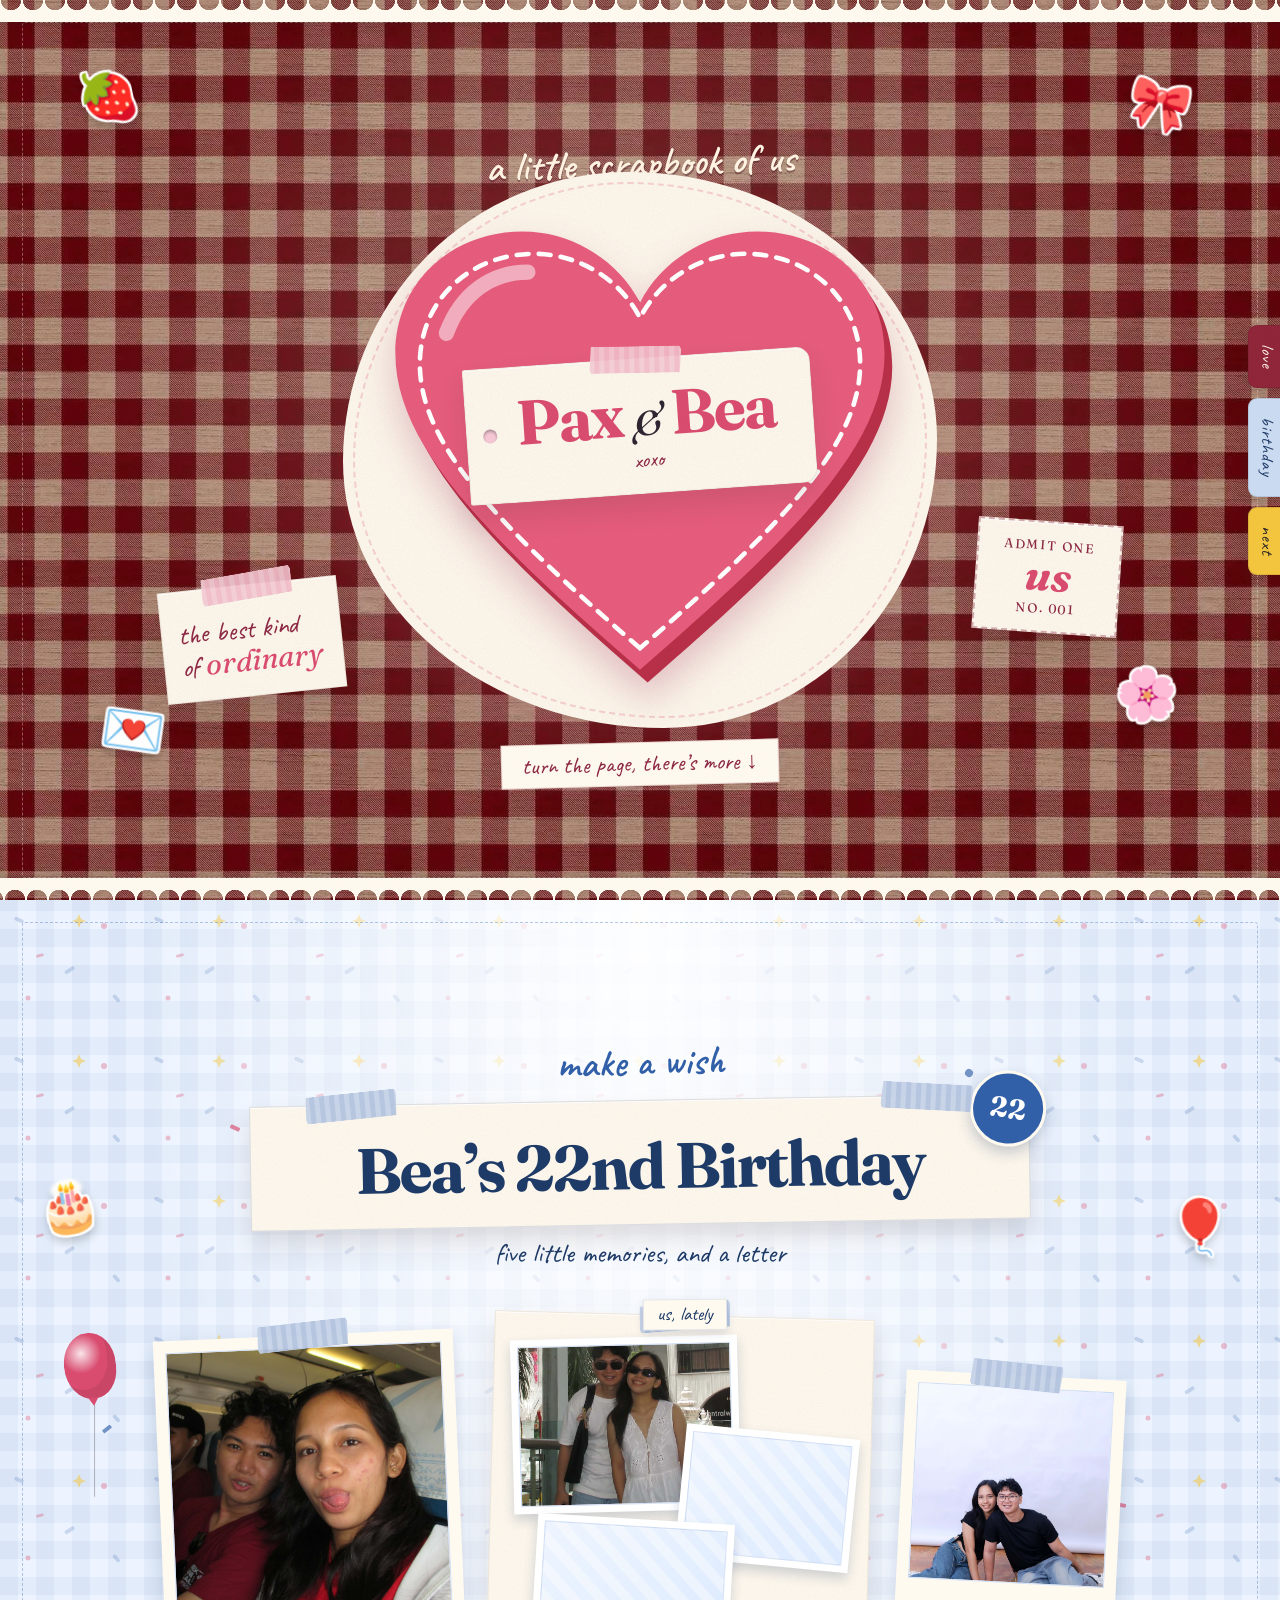
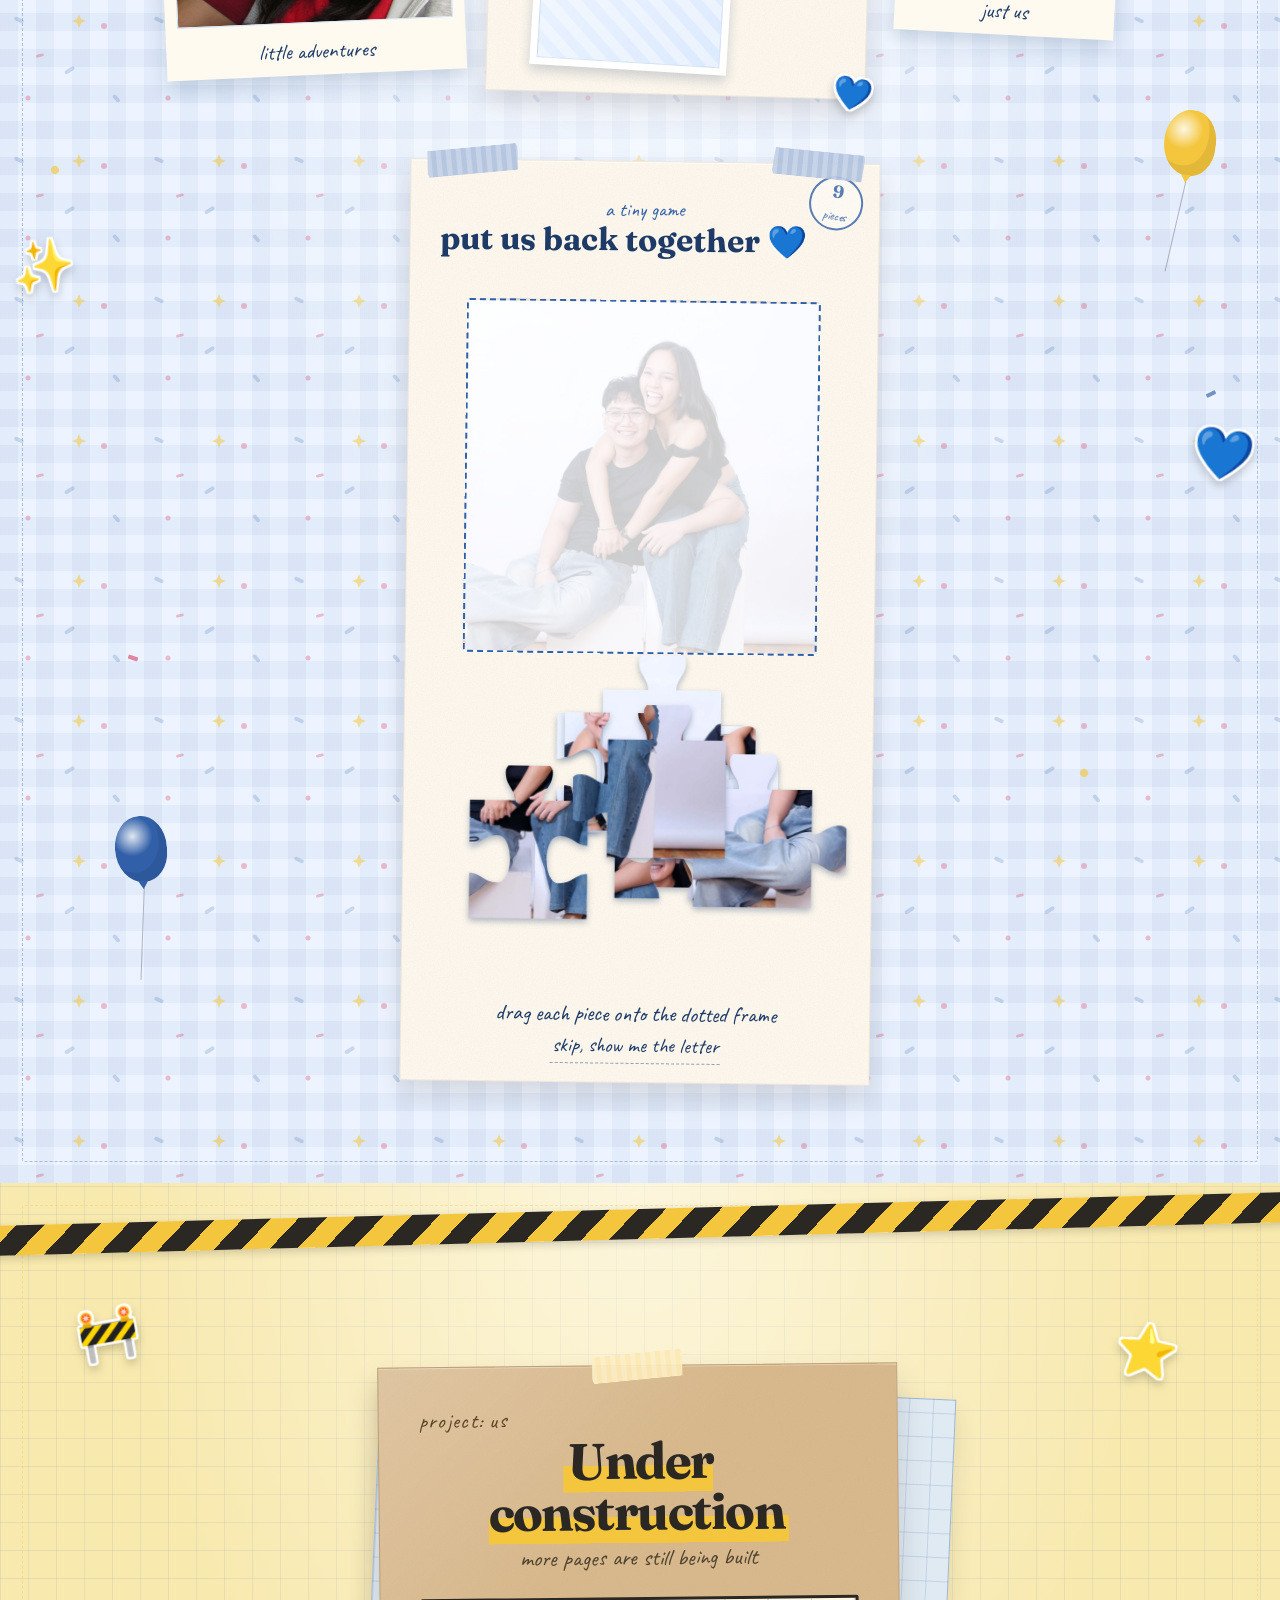
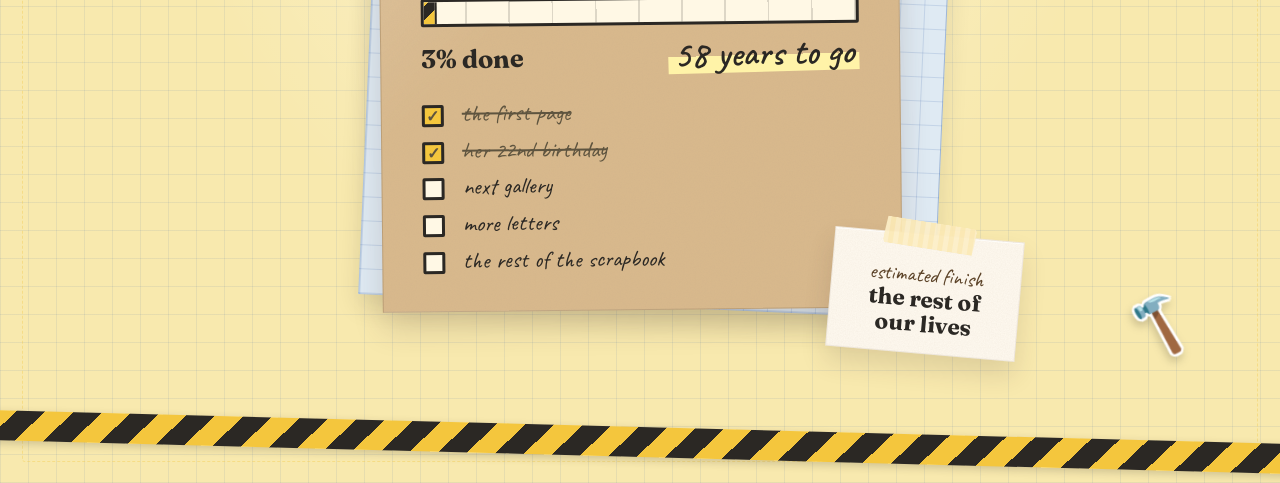
<file: index.html>
<!DOCTYPE html>
<html lang="en">
<head>
<meta charset="utf-8">
<meta name="viewport" content="width=device-width, initial-scale=1, viewport-fit=cover">
<meta name="theme-color" content="#e8dcc8">
<title>Pax &amp; Bea — A Scrapbook</title>
<link rel="preconnect" href="https://fonts.googleapis.com">
<link rel="preconnect" href="https://fonts.gstatic.com" crossorigin>
<link href="https://fonts.googleapis.com/css2?family=Caveat:wght@500;600;700&family=Fraunces:ital,opsz,wght@0,9..144,600;0,9..144,700;1,9..144,400;1,9..144,700&display=swap" rel="stylesheet">
<link rel="stylesheet" href="styles.css">
</head>
<body>

<nav class="page-tabs" aria-label="Scrapbook pages">
  <a class="page-tab page-tab--love" href="#title">love</a>
  <a class="page-tab page-tab--birthday" href="#birthday">birthday</a>
  <a class="page-tab page-tab--build" href="#construction">next</a>
</nav>

<section id="title" class="page page--valentine">
  <div class="page-frame" aria-hidden="true"></div>
  <span class="st" style="--r:-12deg;top:8%;left:6%">🍓</span>
  <span class="st st--bow" style="--r:14deg;top:9%;right:7%">🎀</span>
  <span class="st" style="--r:8deg;bottom:16%;left:8%">💌</span>
  <span class="st" style="--r:-10deg;bottom:20%;right:8%">🌸</span>

  <p class="script-title">a little scrapbook of us</p>

  <div class="title-stage">
    <div class="heartwrap">
      <svg viewBox="-2 -2 104 94" role="img" aria-label="A stitched pink heart">
        <path fill="#b72e47" transform="translate(1.5 2.5)" d="M50 88C20 62 2 44 2 26 2 12 13 2 27 2c10 0 19 6 23 14C54 8 63 2 73 2c14 0 25 10 25 24 0 18-18 36-48 62z"/>
        <path fill="#e65b7c" d="M50 88C20 62 2 44 2 26 2 12 13 2 27 2c10 0 19 6 23 14C54 8 63 2 73 2c14 0 25 10 25 24 0 18-18 36-48 62z"/>
        <path fill="none" stroke="#fff" stroke-width="1" stroke-dasharray="2.6 2.2" stroke-linecap="round" transform="translate(50 46) scale(.9) translate(-50 -46)" d="M50 88C20 62 2 44 2 26 2 12 13 2 27 2c10 0 19 6 23 14C54 8 63 2 73 2c14 0 25 10 25 24 0 18-18 36-48 62z"/>
        <path d="M12 22c3-8 9-12 16-12" stroke="#fff" stroke-width="3" stroke-linecap="round" fill="none" opacity=".5"/>
      </svg>
      <div class="label paper">
        <span class="tape tape--center" style="--r:3deg"></span>
        <h1>Pax <i>&amp;</i> Bea</h1>
        <p class="label-sub">xoxo</p>
      </div>
    </div>

    <div class="love-note paper">
      <span class="tape tape--top" style="--r:-4deg"></span>
      <p>the best kind<br>of <em>ordinary</em></p>
    </div>

    <div class="ticket paper" aria-hidden="true">
      <span>admit one</span>
      <strong>us</strong>
      <span>no. 001</span>
    </div>
  </div>

  <p class="note">turn the page, there’s more ↓</p>
</section>

<section id="birthday" class="page page--birthday">
  <div class="page-frame" aria-hidden="true"></div>
  <div class="confetti" aria-hidden="true">
    <i></i><i></i><i></i><i></i><i></i><i></i>
    <i></i><i></i><i></i><i></i><i></i><i></i>
  </div>
  <span class="balloon balloon--one" aria-hidden="true"></span>
  <span class="balloon balloon--two" aria-hidden="true"></span>
  <span class="balloon balloon--three" aria-hidden="true"></span>

  <span class="st" style="--r:-10deg;top:15%;left:3%">🎂</span>
  <span class="st" style="--r:12deg;top:16%;right:4%">🎈</span>
  <span class="st" style="--r:-6deg;top:50%;left:1%">✨</span>
  <span class="st" style="--r:9deg;top:60%;right:2%">💙</span>

  <div class="birthday-head">
    <p class="script-title script-title--birthday">make a wish</p>
    <div class="ribbon paper">
      <span class="tape tape--left" style="--r:-5deg"></span>
      <span class="tape tape--right" style="--r:4deg"></span>
      <span class="age-badge" aria-hidden="true">22</span>
      <h2>Bea’s 22nd Birthday</h2>
    </div>
    <p class="sub">five little memories, and a letter</p>
  </div>

  <div class="board">
    <!-- Photos live in photos/1.jpg through photos/5.jpg. Edit alt text and captions here. -->
    <figure class="pol">
      <span class="tape tape--top" style="--r:-4deg"></span>
      <div class="img"><img src="photos/1.jpg" alt="Pax and Bea taking a selfie on an airplane" decoding="async"></div>
      <p>little adventures</p>
    </figure>

    <div class="collage paper">
      <span class="tape tape--top" style="--r:-6deg"></span>
      <span class="collage-note">us, lately</span>
      <div class="c c1"><div class="img"><img src="photos/2.jpg" alt="Pax and Bea at a temple" decoding="async"></div></div>
      <div class="c c2"><div class="img"><img src="photos/3.jpg" alt="Pax and Bea at ICONSIAM at night" decoding="async"></div></div>
      <div class="c c3"><div class="img"><img src="photos/4.jpg" alt="Pax and Bea at a temple" decoding="async"></div></div>
      <span class="st" style="--r:10deg;right:-8px;bottom:-12px;font-size:2rem">💙</span>
    </div>

    <figure class="pol">
      <span class="tape tape--top" style="--r:3deg"></span>
      <div class="img"><img src="photos/5.jpg" alt="Pax and Bea sitting together in a studio" decoding="async"></div>
      <p>just us</p>
    </figure>
  </div>

  <!-- Puzzle photo: photos/puzzle.jpg is cropped to a square. The inline SVG heart is the fallback. -->
  <div class="puzzle paper">
    <span class="tape tape--left" style="--r:-6deg"></span>
    <span class="tape tape--right" style="--r:5deg"></span>
    <span class="puzzle-stamp" aria-hidden="true">9<br><small>pieces</small></span>
    <p class="puzzle-kicker">a tiny game</p>
    <p class="ptitle">put us back together 💙</p>
    <div class="stage" id="stage"></div>
    <p class="pmsg" id="pmsg" aria-live="polite">drag each piece onto the dotted frame</p>
    <button class="skip" id="skip" type="button">skip, show me the letter</button>
  </div>

  <article class="letter locked" id="letter">
    <span class="st letter-clip" style="--r:-20deg;top:-26px;left:14px;font-size:2.4rem">📎</span>
    <div class="stamp">22</div>
    <p class="letter-greeting">Hello Love,</p>
    <p>It has been two years already. Happy Birthday to one of the sweetest person that I will always love. Today is your special day, not because imuha ning birthday but this is the day the world has been blessed by the most caring, loving, beautiful, and strong girl and I am always honored to be loved by you. You gave meaning to my world and to those others that you love. You may not be perfect in others' eye but you will always be in my heart.</p>
    <p>Things have been rough sa atoa especially sa Acads and hapit nata graduating but I always know that you will always fight no matter what to achieve the goals that you always wanted. Kabalo jud ku kay grabe jud kay ka perfectionist dai. Makaingon jud ku na mas perfectionist pa kay ka kaysa akoa. Thank you pud lab sa time na we spent together na halos everyday jud and I will forever cherish and not be tired from it because you made my day always. Thank you lab sa pag buy ug mga gifts sa akoa ug panglibre sa mga food. I appreciate you buying these gifts to the point gina safe keep najud nako kay mahadlok kug mawala unya gaka suko najud ka nako kay di nako gina gamit (sorry lab hehe). It really doesnt matter what kind of gift na imung gina hatag sa akoa lab as long as ganahan jud kag hatag sa akoa ug mga inana and as long as you're there.</p>
    <p>One thing I also love about you lab kay is being affectionate, since Day 1 kiligun jud ko anytime naay accidental touches hantud nag holding2 hands hantud nag sgee nag pa bebe sa akoa hehehe. It always warms my heart na you feel safe around me especially kadum2 pako na grabe pa imung tulong sa Weecup. I still remember how I am excited spending time with you on Xavier Days tung last two years. Up until now I am still excited to be with you every single day knowing na makita najud nako ang akung pinangga kaayo na bebi. I still remember the time na nag congratulate ka sa koa tung na deans list unya kato pamn tung engg week, gwapa kay ka ato nahan kay kus imung makeup ato. It really touched my heart na first time jud ku kadungong na naay nag congratulate sa akoa in many years.</p>
    <p>I also love the way ka mangluod sa akoa. Usahay kay kiligun ko usahay pud mahimuot sad. Gaka kyutan jud ko permi inig mag inana jud kas ako. I also love the way you on how you encourage and comfort others especially with your friends. On how you always do more sa ilaha ug sa akoa. I know gaka disappoint lng ka kay dle siya gaka appreciate sa uban pero I always see you and I am proud. I always love hearing your favorite sitcoms, and watching your favorite shows with you. I always love hearing your hobbies how you always wanted to buy that camera or how you always share your political beliefs or how you always dance when you're happy or how you always play roblox before and tetris with me or how you build gundam with me or go on a shopping spree sa online or sa ukay2 sad or mag sge tag gasto kay sgee tag pamalit ug lami na pagkaon.</p>
    <p>I am amazed lng jud lab to think on how much you have grown through these past two years. How you built yourself to be strong against obstacles and how you developed friendships. From Ms Picebreaker to Physics graduate to Ms Photographer to First Lady to Ms Events Head and to Struct and Thesis Fighter. I am always proud of you on how much you've grown and no amount can measure. I will be always be there for you no matter what.</p>
    <p>Medyo taas2 na ako message lab hehe. I will always pray for you and your family. May God always bless your kind heart and may you always flourish and the find the strength through your journey. Please dont ever forget how much special you are even when you dont feel it.</p>
    <p>Enjoy your day my love. You deserve the very best. Happy 22nd Birthday lablab and I love you ara. :w</p>
    <p class="sign">Pax</p>
  </article>
</section>

<section id="construction" class="page page--construction">
  <div class="page-frame" aria-hidden="true"></div>
  <div class="hz t" aria-hidden="true"></div><div class="hz b" aria-hidden="true"></div>

  <span class="st" style="--r:-10deg;top:14%;left:6%">🚧</span>
  <span class="st" style="--r:12deg;bottom:15%;right:7%">🔨</span>
  <span class="st" style="--r:8deg;top:16%;right:8%">⭐</span>

  <div class="build-wrap">
    <div class="blueprint-paper" aria-hidden="true">
      <span>plan no. 022</span>
    </div>

    <div class="kraft paper">
      <span class="tape tape--center" style="--r:-5deg"></span>
      <p class="build-kicker">project: us</p>
      <h2><span>Under construction</span></h2>
      <p class="sub">more pages are still being built</p>

      <div class="bar" role="progressbar" aria-label="Scrapbook progress" aria-valuenow="3" aria-valuemin="0" aria-valuemax="100"><i></i></div>
      <div class="pct-row">
        <span class="pct">3% done</span>
        <span class="eta">58 years to go</span>
      </div>

      <ul>
        <li class="done">the first page</li>
        <li class="done">her 22nd birthday</li>
        <li>next gallery</li>
        <li>more letters</li>
        <li>the rest of the scrapbook</li>
      </ul>
    </div>

    <div class="build-note paper">
      <span class="tape tape--top" style="--r:4deg"></span>
      <p>estimated finish<br><b>the rest of our lives</b></p>
    </div>
  </div>
</section>

<script src="script.js"></script>
</body>
</html>
</file>
<file: styles.css>
:root{
  --serif:"Fraunces",Georgia,serif;
  --hand:"Caveat","Segoe Print","Bradley Hand",cursive;
  --ink:#2b2430;
  --ink-soft:#705c5c;
  --paper:#f8f1e3;
  --paper-light:#fffaf0;
  --desk:#e6dac6;
  --rose:#d94b6f;
  --rose-deep:#8c2643;
  --blush:#f4c9d3;
  --blue:#315fa8;
  --blue-deep:#1e3b68;
  --sky:#d6e4f5;
  --yellow:#f4c63d;
  --asphalt:#2b2824;
  --kraft:#d9b98c;
  --grain:url("data:image/svg+xml,%3Csvg xmlns='http://www.w3.org/2000/svg' width='160' height='160'%3E%3Cfilter id='n'%3E%3CfeTurbulence type='fractalNoise' baseFrequency='.8' numOctaves='2'/%3E%3CfeColorMatrix values='0 0 0 0 .45 0 0 0 0 .35 0 0 0 0 .25 0 0 0 .11 0'/%3E%3C/filter%3E%3Crect width='100%25' height='100%25' filter='url(%23n)'/%3E%3C/svg%3E");
  color-scheme:light;
}

*,*::before,*::after{box-sizing:border-box}

html{scroll-behavior:smooth}

body{
  margin:0;
  background:
    radial-gradient(ellipse at 50% 0, rgba(255,255,255,.5), transparent 55%),
    var(--grain),
    var(--desk);
  color:var(--ink);
  font-family:var(--hand);
  font-size:1.4rem;
  line-height:1.35;
  overflow-x:hidden;
}

body::after{
  content:"";
  position:fixed;
  inset:0;
  z-index:60;
  background:var(--grain);
  opacity:.3;
  pointer-events:none;
}

::selection{background:var(--blush);color:var(--rose-deep)}

a:focus-visible,
button:focus-visible{
  outline:3px solid var(--blue);
  outline-offset:4px;
}

.page{
  position:relative;
  isolation:isolate;
  display:flex;
  flex-direction:column;
  align-items:center;
  justify-content:center;
  min-height:100vh;
  min-height:100svh;
  padding:clamp(86px,10vw,130px) clamp(18px,5vw,64px) clamp(74px,8vw,100px);
  overflow:hidden;
  text-align:center;
}

.page-frame{
  position:absolute;
  inset:clamp(10px,1.7vw,22px);
  z-index:0;
  border:1.5px dashed color-mix(in srgb, var(--accent) 34%, transparent);
  border-radius:3px;
  pointer-events:none;
}

/* --- page tabs --- */
.page-tabs{
  position:fixed;
  top:50%;
  right:0;
  z-index:30;
  display:flex;
  flex-direction:column;
  align-items:flex-end;
  gap:10px;
  transform:translateY(-50%);
}

.page-tab{
  display:block;
  padding:18px 9px;
  border:1px solid rgba(43,36,48,.12);
  border-right:0;
  border-radius:9px 0 0 9px;
  box-shadow:-4px 4px 10px rgba(65,45,40,.12);
  font-family:var(--hand);
  font-size:1.1rem;
  letter-spacing:.06em;
  line-height:1;
  text-decoration:none;
  transform:translateX(5px);
  transition:transform .2s ease;
  writing-mode:vertical-rl;
  text-orientation:mixed;
}

.page-tab:hover,
.page-tab:focus-visible{transform:translateX(-2px)}

.page-tab--love{background:#8f2438;color:#fff5e8}
.page-tab--birthday{background:#cbdcf2;color:var(--blue-deep)}
.page-tab--build{background:var(--yellow);color:var(--asphalt)}

/* --- shared paper bits --- */
.paper{
  position:relative;
  border:1px solid rgba(90,64,54,.08);
  background:var(--grain),var(--paper-light);
  box-shadow:
    0 14px 26px rgba(74,49,43,.14),
    0 1px 0 rgba(255,255,255,.8) inset;
}

.tape{
  position:absolute;
  top:-13px;
  left:50%;
  z-index:3;
  width:92px;
  height:27px;
  background:
    repeating-linear-gradient(90deg, rgba(255,255,255,.24) 0 5px, transparent 5px 10px),
    color-mix(in srgb, var(--accent) 38%, #fff);
  clip-path:polygon(2% 0, 98% 0, 100% 14%, 98% 100%, 2% 100%, 0 86%);
  filter:drop-shadow(0 1px 1px rgba(60,40,40,.14));
  opacity:.92;
  pointer-events:none;
  transform:translateX(-50%) rotate(var(--r, -3deg));
}

.tape--left{left:13%}
.tape--right{left:87%}

.script-title{
  margin:0 0 18px;
  color:var(--accent-deep);
  font-size:clamp(1.8rem,4vw,2.5rem);
  font-weight:600;
  line-height:1;
  text-shadow:1px 1px 0 rgba(255,255,255,.8);
  transform:rotate(-2deg);
}

.st{
  position:absolute;
  z-index:4;
  font-size:clamp(1.9rem,6vw,3.1rem);
  line-height:1;
  pointer-events:none;
  transform:rotate(var(--r));
  filter:
    drop-shadow(2px 0 0 #fff)
    drop-shadow(-2px 0 0 #fff)
    drop-shadow(0 2px 0 #fff)
    drop-shadow(0 -2px 0 #fff)
    drop-shadow(0 5px 4px rgba(0,0,0,.18));
}

/* --- valentine page --- */
.page--valentine{
  --accent:var(--rose);
  --accent-deep:var(--rose-deep);
  background:
    radial-gradient(ellipse at 50% 42%, rgba(255,248,236,.2), transparent 62%),
    linear-gradient(rgba(64,8,22,.14), rgba(64,8,22,.14)),
    url("resources/f0893335489401338a4d7bcbe9ab98ce.jpg") 0 0/420px auto repeat,
    #6f1a2a;
}

.page--valentine::before,
.page--valentine::after{
  content:"";
  position:absolute;
  right:0;
  left:0;
  z-index:1;
  height:22px;
  background:
    radial-gradient(circle at 11px 0, transparent 10px, var(--paper-light) 10.5px) 0 0/22px 22px repeat-x;
  filter:drop-shadow(0 2px 3px rgba(64,8,22,.22));
  pointer-events:none;
}

.page--valentine::before{top:0}
.page--valentine::after{bottom:0;transform:rotate(180deg)}

.page--valentine .page-frame{border-color:rgba(255,248,236,.34)}

.page--valentine .script-title{
  color:#fff4e3;
  text-shadow:0 2px 0 rgba(64,8,22,.4);
}

.title-stage{
  position:relative;
  display:flex;
  flex-direction:column;
  align-items:center;
  width:min(100%,940px);
  padding:10px 0 38px;
}

.heartwrap{
  position:relative;
  z-index:2;
  width:min(82vw,530px);
  animation:beat 1.6s ease-out 1;
}

.heartwrap::before{
  content:"";
  position:absolute;
  inset:-8% -6%;
  z-index:-1;
  border-radius:48% 52% 46% 54% / 52% 48% 52% 48%;
  outline:2px dashed rgba(217,75,111,.22);
  outline-offset:-12px;
  background:var(--grain),var(--paper-light);
  box-shadow:0 18px 34px rgba(160,65,90,.16);
}

.heartwrap svg{
  display:block;
  width:100%;
  height:auto;
  filter:drop-shadow(0 18px 18px rgba(160,40,80,.26));
}

.label{
  position:absolute;
  top:45%;
  left:50%;
  z-index:3;
  padding:24px 36px 22px 50px;
  border-radius:3px 14px 14px 3px;
  white-space:nowrap;
  transform:translate(-50%,-50%) rotate(-4deg);
}

.label::after{
  content:"";
  position:absolute;
  top:50%;
  left:16px;
  width:14px;
  height:14px;
  margin-top:-7px;
  border-radius:50%;
  background:#f6c8d5;
  box-shadow:inset 0 2px 3px rgba(0,0,0,.3);
}

.label h1{
  margin:0;
  color:var(--rose);
  font-family:var(--serif);
  font-size:clamp(2rem,8.5vw,3.9rem);
  font-weight:700;
  letter-spacing:-.03em;
  line-height:1;
}

.label h1 i{
  color:var(--ink);
  font-size:.72em;
  font-weight:400;
}

.label-sub{
  margin:4px 0 0;
  color:var(--rose-deep);
  font-size:1.35rem;
  line-height:1;
  transform:rotate(-2deg);
}

.love-note{
  position:absolute;
  bottom:6%;
  left:-8px;
  z-index:3;
  width:180px;
  padding:28px 16px 18px;
  text-align:left;
  transform:rotate(-6deg);
}

.love-note p{
  margin:0;
  color:var(--rose-deep);
  font-size:1.7rem;
  line-height:1.12;
}

.love-note em{
  color:var(--rose);
  font-family:var(--serif);
  font-size:1.1em;
}

.ticket{
  position:absolute;
  right:-10px;
  bottom:18%;
  z-index:3;
  display:flex;
  flex-direction:column;
  align-items:center;
  width:145px;
  padding:16px 12px;
  border:2px dashed rgba(140,38,67,.35);
  transform:rotate(4deg);
}

.ticket span{
  color:var(--rose-deep);
  font-family:var(--serif);
  font-size:.8rem;
  letter-spacing:.13em;
  line-height:1;
  text-transform:uppercase;
}

.ticket strong{
  margin:4px 0 5px;
  color:var(--rose);
  font-family:var(--serif);
  font-size:2.6rem;
  font-style:italic;
  font-weight:700;
  line-height:1;
}

.note{
  z-index:3;
  margin:14px 0 0;
  padding:8px 20px;
  border:1px solid rgba(140,38,67,.16);
  background:var(--paper-light);
  box-shadow:0 5px 12px rgba(140,38,67,.1);
  color:var(--accent-deep);
  font-size:1.45rem;
  line-height:1.1;
  transform:rotate(-1.5deg);
}

@keyframes beat{
  0%{transform:scale(.8)}
  30%{transform:scale(1.05)}
  50%{transform:scale(.98)}
  70%{transform:scale(1.03)}
  100%{transform:scale(1)}
}

/* --- birthday page --- */
.page--birthday{
  --accent:var(--blue);
  --accent-deep:var(--blue-deep);
  justify-content:flex-start;
  padding-top:clamp(102px,12vw,142px);
  background:
    radial-gradient(ellipse at 50% 0, rgba(255,255,255,.96), transparent 55%),
    url("data:image/svg+xml,%3Csvg xmlns='http://www.w3.org/2000/svg' width='140' height='140'%3E%3Cg fill='%23315fa8' fill-opacity='.2'%3E%3Crect x='14' y='18' width='10' height='4' rx='2' transform='rotate(24 19 20)'/%3E%3Crect x='64' y='68' width='11' height='4' rx='2' transform='rotate(-32 70 70)'/%3E%3Crect x='112' y='96' width='9' height='4' rx='2' transform='rotate(48 116 98)'/%3E%3C/g%3E%3Cg fill='%23d94b6f' fill-opacity='.34'%3E%3Ccircle cx='104' cy='26' r='3'/%3E%3Ccircle cx='28' cy='98' r='2.5'/%3E%3Crect x='36' y='54' width='8' height='3' rx='1.5' transform='rotate(-14 40 56)'/%3E%3C/g%3E%3Cpath d='M79 14l2 5 5 2-5 2-2 5-2-5-5-2 5-2z' fill='%23f4c63d' fill-opacity='.55'/%3E%3C/svg%3E") 0 0/140px 140px,
    repeating-linear-gradient(0deg, rgba(49,95,168,.055) 0 18px, transparent 18px 36px),
    repeating-linear-gradient(90deg, rgba(49,95,168,.055) 0 18px, transparent 18px 36px),
    #edf4ff;
}

.script-title--birthday{
  color:var(--blue);
  transform:rotate(-1.5deg);
}

.birthday-head{
  display:flex;
  flex-direction:column;
  align-items:center;
  width:100%;
  margin-bottom:46px;
}

.ribbon{
  width:min(100%,780px);
  padding:32px clamp(30px,7vw,68px) 26px;
  border-color:rgba(49,95,168,.16);
  transform:rotate(-1deg);
}

.ribbon h2{
  margin:0;
  color:var(--blue-deep);
  font-family:var(--serif);
  font-size:clamp(2.2rem,6vw,4rem);
  font-weight:700;
  letter-spacing:-.03em;
  line-height:1.02;
}

.age-badge{
  position:absolute;
  top:-24px;
  right:-18px;
  display:grid;
  width:76px;
  height:76px;
  place-items:center;
  border:3px solid var(--paper-light);
  border-radius:50%;
  background:var(--blue);
  box-shadow:0 6px 14px rgba(30,59,104,.24);
  color:#fff;
  font-family:var(--serif);
  font-size:1.75rem;
  font-weight:700;
  transform:rotate(8deg);
}

.sub{
  margin:14px 0 0;
  color:var(--blue-deep);
  font-size:1.7rem;
  line-height:1.1;
}

.board{
  display:flex;
  flex-wrap:wrap;
  align-items:center;
  justify-content:center;
  gap:42px 30px;
  width:min(100%,1000px);
}

.pol{
  position:relative;
  width:min(42vw,220px);
  margin:0;
  padding:12px 12px 52px;
  background:var(--paper-light);
  box-shadow:0 9px 18px rgba(30,59,104,.18);
  transform:rotate(var(--r,-2deg));
  transition:transform .25s ease;
}

.pol:hover{transform:rotate(0) scale(1.04);z-index:5}
.pol:first-child{width:min(78vw,300px);--r:-2.5deg}
.pol:last-child{--r:3deg}

.pol p{
  position:absolute;
  right:0;
  bottom:13px;
  left:0;
  margin:0;
  color:var(--blue-deep);
  font-size:1.35rem;
  line-height:1;
}

.pol:last-child .img img{object-position:center 78%}

.img{
  position:relative;
  display:grid;
  aspect-ratio:1;
  place-items:center;
  overflow:hidden;
  border:1px solid rgba(49,95,168,.12);
  background:
    linear-gradient(135deg, rgba(255,255,255,.5), transparent),
    repeating-linear-gradient(45deg, #eaf2fd 0 10px, #dceaff 10px 20px);
  color:var(--blue-deep);
  font-size:1.1rem;
  line-height:1;
}

.img img{
  position:absolute;
  inset:0;
  width:100%;
  height:100%;
  object-fit:cover;
}

.collage{
  width:min(86vw,380px);
  aspect-ratio:1;
  padding:7px;
  transform:rotate(1.5deg);
}

.collage .c{
  position:absolute;
  background:#fff;
  padding:7px;
  box-shadow:0 6px 12px rgba(30,59,104,.2);
}

.collage .img{aspect-ratio:4/3}
.c1{top:6%;left:5%;width:60%;transform:rotate(-3deg)}
.c2{top:30%;right:4%;width:46%;transform:rotate(4deg)}
.c3{bottom:6%;left:12%;width:52%;transform:rotate(2deg)}

.collage-note{
  position:absolute;
  top:-17px;
  left:50%;
  z-index:6;
  padding:3px 13px;
  border:1px solid rgba(49,95,168,.12);
  background:var(--paper-light);
  box-shadow:0 4px 9px rgba(30,59,104,.14);
  color:var(--blue-deep);
  font-size:1.2rem;
  line-height:1.2;
  transform:translateX(-50%) rotate(-2deg);
}

.confetti{position:absolute;inset:0;z-index:0;pointer-events:none}

.confetti i{
  position:absolute;
  width:10px;
  height:4px;
  border-radius:1px;
  background:var(--c);
  opacity:.65;
  transform:rotate(var(--r));
}

.confetti i:nth-child(3n){width:8px;height:8px;border-radius:50%}
.confetti i:nth-child(1){top:12%;left:18%;--c:var(--rose);--r:24deg}
.confetti i:nth-child(2){top:16%;left:42%;--c:var(--yellow);--r:-18deg}
.confetti i:nth-child(3){top:9%;right:24%;--c:var(--blue);--r:34deg}
.confetti i:nth-child(4){top:28%;left:8%;--c:var(--blue);--r:-38deg}
.confetti i:nth-child(5){top:32%;right:12%;--c:var(--rose);--r:12deg}
.confetti i:nth-child(6){top:46%;left:4%;--c:var(--yellow);--r:55deg}
.confetti i:nth-child(7){top:58%;right:5%;--c:var(--blue);--r:-26deg}
.confetti i:nth-child(8){top:72%;left:10%;--c:var(--rose);--r:18deg}
.confetti i:nth-child(9){top:78%;right:15%;--c:var(--yellow);--r:-44deg}
.confetti i:nth-child(10){top:88%;left:36%;--c:var(--blue);--r:31deg}
.confetti i:nth-child(11){top:64%;right:34%;--c:var(--rose);--r:-9deg}
.confetti i:nth-child(12){top:40%;left:30%;--c:var(--yellow);--r:42deg}

.balloon{
  position:absolute;
  z-index:2;
  width:52px;
  height:66px;
  border-radius:50% 50% 47% 53%;
  background:
    radial-gradient(circle at 35% 30%, rgba(255,255,255,.85), transparent 35%),
    var(--balloon);
  box-shadow:inset -8px -10px 0 rgba(0,0,0,.07);
  pointer-events:none;
  transform:rotate(var(--r));
}

.balloon::before{
  content:"";
  position:absolute;
  bottom:-7px;
  left:50%;
  border-top:8px solid var(--balloon);
  border-right:5px solid transparent;
  border-left:5px solid transparent;
  transform:translateX(-50%);
}

.balloon::after{
  content:"";
  position:absolute;
  top:calc(100% + 6px);
  left:50%;
  width:1px;
  height:92px;
  background:rgba(43,36,48,.3);
  transform:rotate(6deg);
  transform-origin:top;
}

.balloon--one{top:23%;left:5%;--balloon:var(--rose);--r:-6deg}
.balloon--two{top:43%;right:5%;--balloon:var(--yellow);--r:7deg}
.balloon--three{bottom:16%;left:9%;--balloon:var(--blue);--r:-4deg}

.puzzle{
  width:min(100%,470px);
  margin-top:66px;
  padding:38px 18px 18px;
  transform:rotate(.7deg);
}

.puzzle-kicker{
  margin:0 0 3px;
  color:var(--blue);
  font-size:1.25rem;
  line-height:1;
}

.ptitle{
  margin:0 0 8px;
  padding-right:42px;
  color:var(--blue-deep);
  font-family:var(--serif);
  font-size:2rem;
  font-weight:700;
  line-height:1.05;
}

.puzzle-stamp{
  position:absolute;
  top:12px;
  right:16px;
  display:grid;
  width:54px;
  height:54px;
  place-items:center;
  border:2px solid var(--blue);
  border-radius:50%;
  background:rgba(255,255,255,.45);
  color:var(--blue);
  font-family:var(--serif);
  font-size:1.1rem;
  font-weight:700;
  line-height:.85;
  opacity:.8;
  transform:rotate(8deg);
}

.puzzle-stamp small{
  font-family:var(--hand);
  font-size:.8rem;
  font-weight:500;
}

.stage{
  position:relative;
  width:100%;
  margin-top:8px;
  touch-action:pan-y;
}

.ghost{
  position:absolute;
  border:2px dashed var(--blue);
  border-radius:3px;
}

.pc{
  position:absolute;
  cursor:grab;
  touch-action:none;
  filter:drop-shadow(0 3px 3px rgba(30,59,104,.35));
}

.pc.up{
  cursor:grabbing;
  filter:drop-shadow(0 12px 10px rgba(30,59,104,.3));
}

.pc.lock{
  pointer-events:none;
  filter:none;
  transition:left .15s,top .15s;
}

.pi{width:100%;height:100%}

.pmsg{
  margin:7px 0 0;
  color:var(--blue-deep);
  font-size:1.4rem;
  line-height:1.1;
}

.skip{
  margin-top:2px;
  padding:6px 2px;
  border:0;
  border-bottom:1.5px dashed rgba(30,59,104,.45);
  background:none;
  color:var(--blue-deep);
  cursor:pointer;
  font-family:var(--hand);
  font-size:1.3rem;
  line-height:1.1;
}

.skip:hover{color:var(--rose)}

.letter{
  position:relative;
  width:min(100%,620px);
  margin-top:68px;
  padding:56px clamp(20px,6vw,64px) 34px;
  border:1px solid rgba(49,95,168,.15);
  background:
    var(--grain),
    repeating-linear-gradient(transparent 0 33px, rgba(49,95,168,.17) 33px 34px) 0 22px,
    var(--paper-light);
  box-shadow:0 12px 24px rgba(30,59,104,.16);
  text-align:left;
  transform:rotate(.6deg);
}

.letter::before{
  content:"";
  position:absolute;
  top:0;
  bottom:0;
  left:46px;
  border-left:2px solid rgba(217,75,111,.5);
}

.letter p{
  margin:0 0 34px;
  font-size:1.65rem;
  line-height:34px;
}

.letter .letter-greeting{font-size:1.8rem}

.letter .sign{
  margin:0;
  color:var(--blue);
  font-size:2.1rem;
  text-align:right;
}

.stamp{
  position:absolute;
  top:14px;
  right:18px;
  display:grid;
  width:58px;
  height:72px;
  place-items:center;
  border:3px dotted var(--blue);
  background:#fff;
  box-shadow:0 2px 4px rgba(30,59,104,.14);
  color:var(--blue);
  font:700 1.8rem var(--serif);
  transform:rotate(4deg);
}

.letter.locked{display:none}
.letter.reveal{animation:slide .9s ease-out}

@keyframes slide{
  from{opacity:0;transform:translateY(50px) rotate(.6deg)}
  to{opacity:1;transform:rotate(.6deg)}
}

@keyframes slide-mobile{
  from{opacity:0;transform:translateY(50px)}
  to{opacity:1;transform:none}
}

/* --- construction page --- */
.page--construction{
  --accent:var(--yellow);
  --accent-deep:#745313;
  background:
    radial-gradient(ellipse at 50% 0, rgba(255,255,255,.58), transparent 58%),
    repeating-linear-gradient(0deg, rgba(49,95,168,.09) 0 1px, transparent 1px 28px),
    repeating-linear-gradient(90deg, rgba(49,95,168,.09) 0 1px, transparent 1px 28px),
    #f8e9ae;
}

.hz{
  position:absolute;
  right:-5%;
  left:-5%;
  z-index:2;
  height:30px;
  background:repeating-linear-gradient(-45deg, var(--yellow) 0 20px, var(--asphalt) 20px 40px);
  box-shadow:0 3px 8px rgba(43,40,36,.2);
  pointer-events:none;
}

.hz.t{top:26px;transform:rotate(-1.5deg)}
.hz.b{bottom:26px;transform:rotate(1.5deg)}

.build-wrap{
  position:relative;
  display:flex;
  align-items:center;
  justify-content:center;
  width:min(100%,720px);
  padding-bottom:20px;
}

.blueprint-paper{
  position:absolute;
  top:50%;
  left:50%;
  z-index:0;
  width:80%;
  height:92%;
  border:1px solid rgba(49,95,168,.25);
  background:
    repeating-linear-gradient(0deg, rgba(49,95,168,.16) 0 1px, transparent 1px 24px),
    repeating-linear-gradient(90deg, rgba(49,95,168,.16) 0 1px, transparent 1px 24px),
    #dfeaf3;
  box-shadow:0 12px 24px rgba(43,40,36,.12);
  transform:translate(-47%,-50%) rotate(2.5deg);
}

.blueprint-paper span{
  position:absolute;
  right:16px;
  bottom:12px;
  color:rgba(30,59,104,.48);
  font-family:var(--serif);
  font-size:.8rem;
  letter-spacing:.12em;
  text-transform:uppercase;
}

.kraft{
  position:relative;
  z-index:1;
  width:min(100%,520px);
  padding:42px clamp(22px,5vw,40px) 32px;
  border-color:rgba(70,50,30,.18);
  background:
    var(--grain),
    linear-gradient(135deg, rgba(255,255,255,.2), transparent 36%),
    var(--kraft);
  box-shadow:
    0 16px 30px rgba(74,49,43,.18),
    0 1px 0 rgba(255,255,255,.34) inset;
  text-align:left;
  transform:rotate(-.6deg);
}

.build-kicker{
  margin:0 0 5px;
  color:#5b4227;
  font-size:1.35rem;
  letter-spacing:.06em;
  line-height:1;
}

.kraft h2{
  margin:0 0 8px;
  color:var(--asphalt);
  font-family:var(--serif);
  font-size:clamp(2rem,6vw,3.2rem);
  font-weight:700;
  letter-spacing:-.03em;
  line-height:1;
  text-align:center;
}

.kraft h2 span{
  padding:0 .1em;
  background:linear-gradient(transparent 58%, var(--yellow) 58%);
}

.kraft .sub{
  margin:4px 0 26px;
  color:#4f4430;
  font-size:1.45rem;
  text-align:center;
}

.bar{
  height:28px;
  overflow:hidden;
  border:3px solid var(--asphalt);
  border-radius:2px;
  background:
    repeating-linear-gradient(90deg, transparent 0 9.6%, rgba(43,40,36,.16) 9.6% 10%),
    #fff8e5;
}

.bar i{
  display:block;
  width:3%;
  min-width:10px;
  height:100%;
  border-right:2px solid var(--asphalt);
  background:repeating-linear-gradient(-45deg, var(--yellow) 0 10px, var(--asphalt) 10px 20px);
  transition:width .4s ease;
}

.pct-row{
  display:flex;
  flex-wrap:wrap;
  align-items:baseline;
  justify-content:space-between;
  gap:4px 16px;
  margin:10px 0 22px;
}

.pct{
  color:var(--asphalt);
  font-family:var(--serif);
  font-size:1.6rem;
  font-weight:700;
  line-height:1;
}

.eta{
  padding:0 .15em;
  background:linear-gradient(transparent 55%, #fff3a8 55%);
  color:var(--asphalt);
  font-size:clamp(1.8rem,3vw,2.35rem);
  font-weight:600;
  line-height:1;
  white-space:nowrap;
  transform:rotate(-1deg);
}

.kraft ul{
  margin:0;
  padding:0;
  list-style:none;
}

.kraft li{
  position:relative;
  padding:5px 0 5px 40px;
  color:var(--asphalt);
  font-size:1.45rem;
  line-height:1.15;
}

.kraft li::before{
  content:"";
  position:absolute;
  top:9px;
  left:0;
  width:22px;
  height:22px;
  border:3px solid var(--asphalt);
  border-radius:2px;
  background:#fff8e5;
}

.kraft li.done::before{
  content:"✓";
  background:var(--yellow);
  font-family:var(--serif);
  font-size:1rem;
  font-weight:700;
  line-height:16px;
  text-align:center;
}

.kraft li.done{
  color:#5e543f;
  text-decoration:line-through;
  text-decoration-thickness:2px;
}

.build-note{
  position:absolute;
  right:-20px;
  bottom:-24px;
  z-index:2;
  width:190px;
  padding:28px 16px 16px;
  text-align:center;
  transform:rotate(5deg);
}

.build-note p{
  margin:0;
  color:#5b4227;
  font-size:1.35rem;
  line-height:1.1;
}

.build-note b{
  color:var(--asphalt);
  font-family:var(--serif);
  font-size:1.05em;
}

/* --- responsive --- */
@media (max-width:1050px){
  .page-tabs{display:none}
}

@media (max-width:900px){
  .board{gap:34px 24px}
  .puzzle{margin-top:58px}
  .letter{margin-top:60px}
}

@media (max-width:760px){
  .page{padding-right:18px;padding-left:18px}
  .page--birthday{padding-top:96px}

  .heartwrap{width:min(84vw,460px)}

  .title-stage{padding-bottom:0}

  .love-note,
  .ticket{
    position:relative;
    right:auto;
    bottom:auto;
    left:auto;
    display:inline-block;
    margin:20px 5px 0;
    vertical-align:top;
  }

  .love-note{width:168px;transform:rotate(-4deg)}
  .ticket{width:132px;transform:rotate(3deg)}

  .ribbon{padding:28px 22px 22px}
  .ribbon h2{font-size:clamp(2rem,7vw,3rem)}
  .age-badge{top:-22px;right:0;width:62px;height:62px;font-size:1.45rem}

  .board{gap:30px 20px}

  .pol{width:min(42vw,200px)}
  .pol:first-child{width:min(82vw,290px)}
  .collage{width:min(88vw,350px)}

  .balloon{display:none}

  .page--construction > .st:first-of-type{top:7% !important;left:4% !important;font-size:2rem}

  .build-note{
    position:relative;
    right:auto;
    bottom:auto;
    margin:28px auto 0;
    transform:rotate(3deg);
  }

  .build-wrap{flex-direction:column}
  .blueprint-paper{width:88%;height:90%}
}

@media (max-width:560px){
  body{font-size:1.3rem}

  .page{padding-top:82px;padding-bottom:72px}

  .script-title{margin-bottom:14px}

  .label{padding:20px 24px 18px 40px}
  .label::after{left:13px}
  .label-sub{font-size:1.2rem}

  .love-note p{font-size:1.55rem}

  .ribbon h2{letter-spacing:-.04em}
  .sub{font-size:1.5rem}
  .birthday-head{margin-bottom:38px}

  .collage-note{font-size:1.1rem}

  .puzzle{padding:34px 13px 16px}
  .ptitle{padding-right:0;font-size:1.8rem}
  .puzzle-stamp{display:none}

  .letter{padding:50px 18px 26px 42px;transform:none}
  .letter.reveal{animation:slide-mobile .9s ease-out}
  .letter::before{left:28px}
  .letter p{font-size:1.5rem;line-height:33px}

  .kraft{padding:36px 20px 28px}
  .pct-row{display:block}
  .pct{display:block;margin-bottom:2px}
  .eta{display:inline-block;font-size:1.95rem}
  .kraft li{font-size:1.35rem}
}

@media (max-width:400px){
  .st--bow{display:none}
  .heartwrap{width:88vw}
  .label h1{font-size:1.9rem}
  .love-note{width:150px}
  .ticket{width:120px}
}

@media (prefers-reduced-motion: reduce){
  html{scroll-behavior:auto}
  .heartwrap,
  .letter.reveal{animation:none}
  .pol,
  .bar i,
  .page-tab{transition:none}
}
</file>
